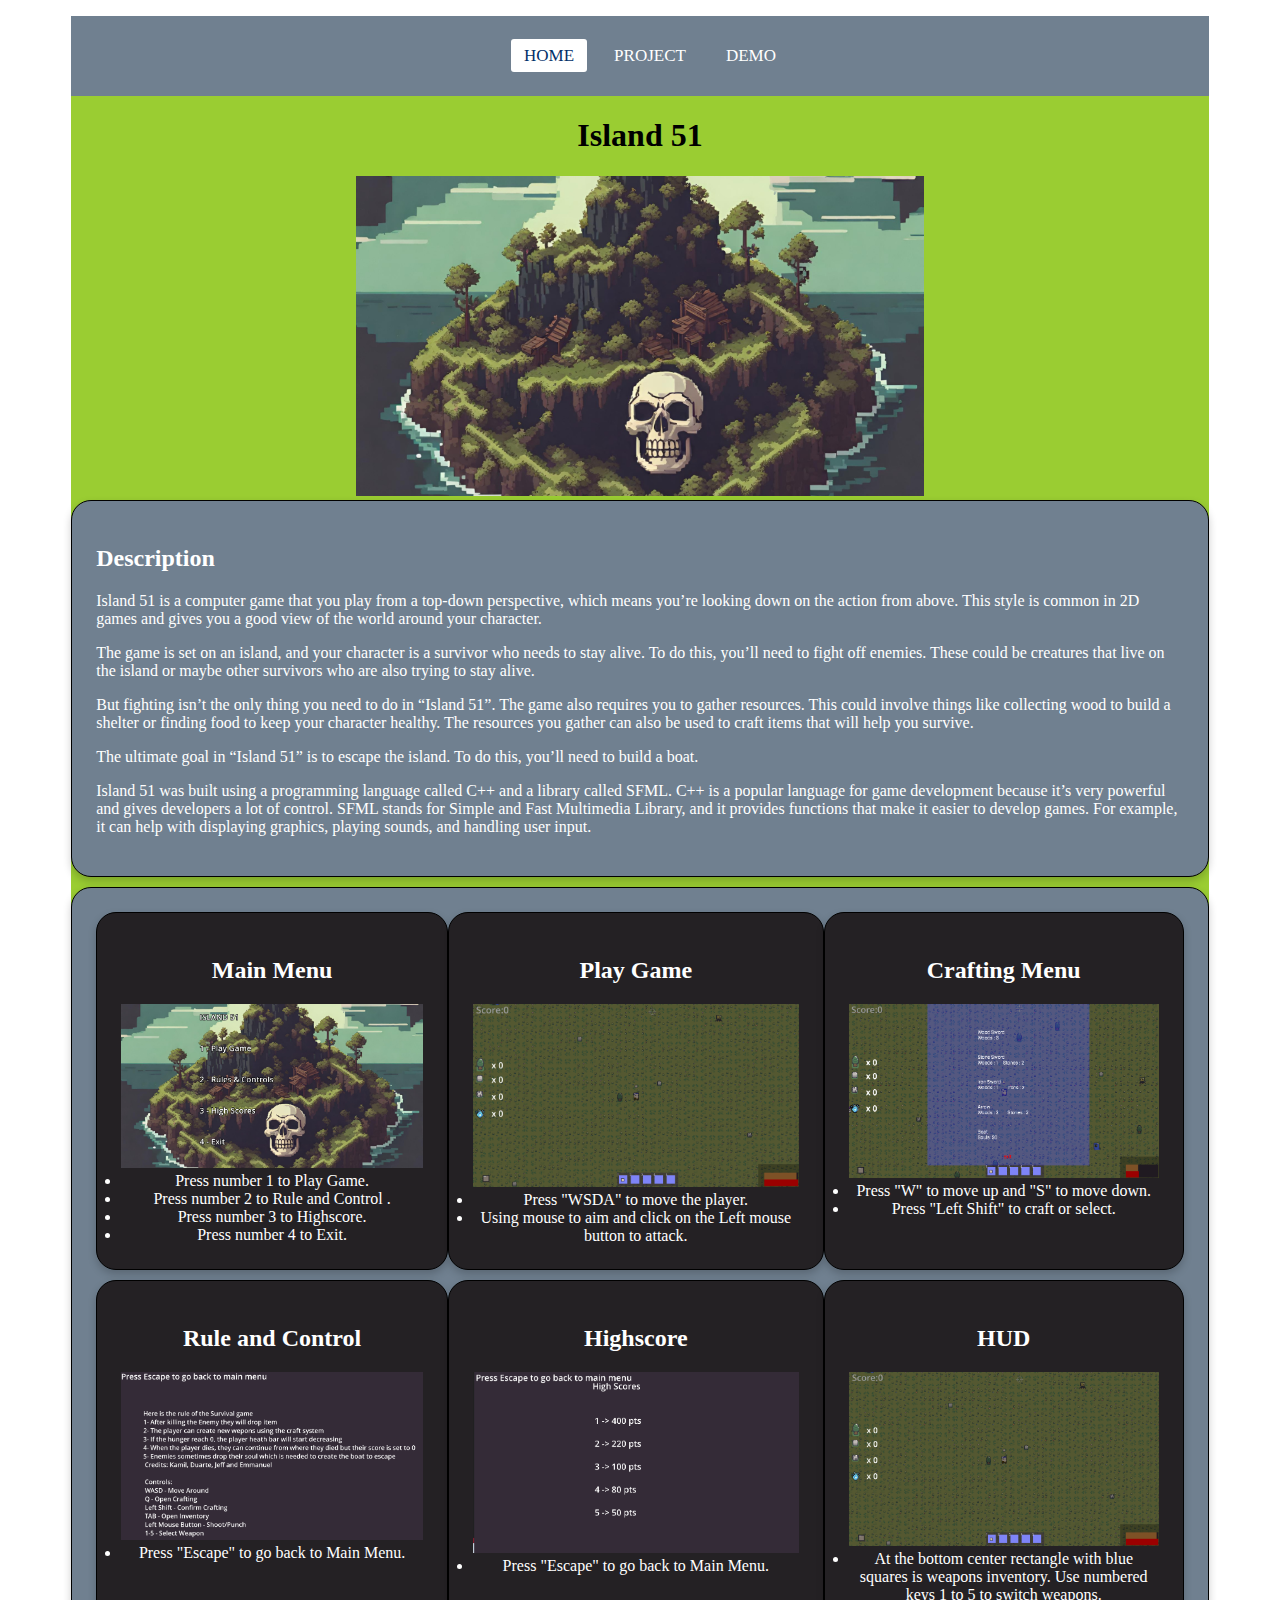
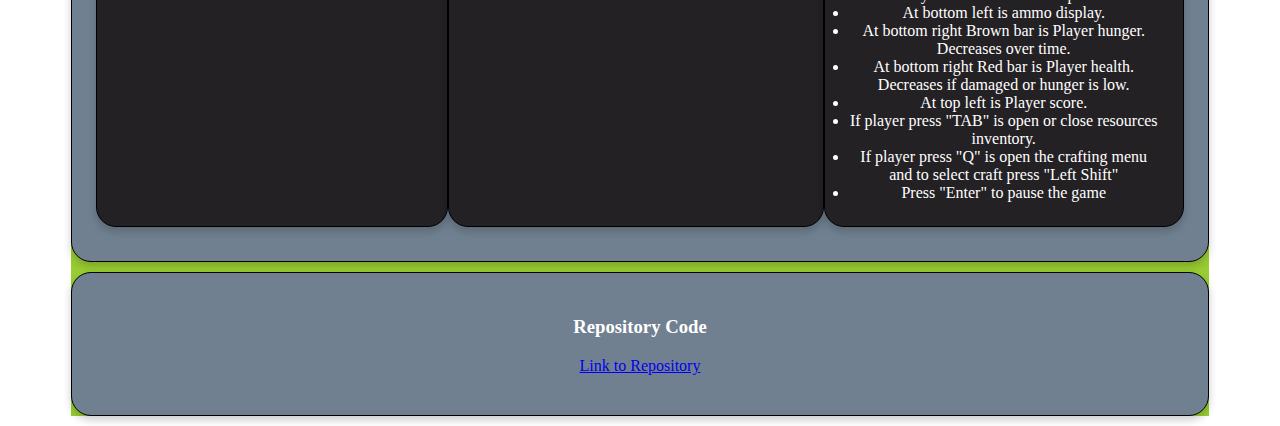
<file: project.html>
<!DOCTYPE html>
<html lang="en">
<head>
    <meta charset="UTF-8">
    <meta name="viewport" content="width=device-width, initial-scale=1.0">
    <title>Project</title>
    <link rel="stylesheet" href="CSS/project.css">
</head>
<body>

    <div id="container">
        <nav>
            <input type="checkbox" id="check">
            <label for="check" class="checkbtn"><i class="fa fa-bars"></i></label>
                <ul align="center">
                    <div id="myTopnav" class="nav-links">
                    <li><a class="active" href="index.html">Home</a></li>
                    <li><a href="project.html">Project</a></li>
                    <li><a href="demo.html">Demo</a></li>
                    </div>
                </ul>
        </nav>
        <div id="section-container">
            <h1 align="center"> Island 51 </h1>
            <div id ="header" align="center" >
                <img src="images/MainMenu.png">
            </div>
        </div>
        <section class="sponsor">
            <h2> Description</h2>
            <p>Island 51 is a computer game that you play from a top-down perspective, which means you’re looking down on the action from above. This style is common in 2D games and gives you a good view of the world around your character.</p>

            <p>The game is set on an island, and your character is a survivor who needs to stay alive. To do this, you’ll need to fight off enemies. These could be creatures that live on the island or maybe other survivors who are also trying to stay alive.</p>
            
            <p>But fighting isn’t the only thing you need to do in “Island 51”. The game also requires you to gather resources. This could involve things like collecting wood to build a shelter or finding food to keep your character healthy. The resources you gather can also be used to craft items that will help you survive.</p>
        
            <p>The ultimate goal in “Island 51” is to escape the island. To do this, you’ll need to build a boat. </p>
    
            <p> Island 51 was built using a programming language called C++ and a library called SFML. C++ is a popular language for game development because it’s very powerful and gives developers a lot of control. SFML stands for Simple and Fast Multimedia Library, and it provides functions that make it easier to develop games. For example, it can help with displaying graphics, playing sounds, and handling user input.</p>
        </section>
        <section class="sponsor">
            <div class="spon-imgs">
                <div class="card">
                    <h2> Main Menu</h2>
                    <img src="images/MainMenu2.png">
                    <li>Press number 1 to Play Game.</li>
                    <li>Press number 2 to Rule and Control .</li>
                    <li>Press number 3 to Highscore.</li>
                    <li>Press number 4 to Exit.</li>
                </div>
                <div class="card">
                    <h2> Play Game</h2>
                    <img src="images/playGame.png">
                    <li>Press "WSDA" to move the player.</li>
                    <li>Using mouse to aim and click on the Left mouse button to attack.</li>
                </div>
                <div class="card">
                    <h2> Crafting Menu</h2>
                    <img src="images/craft.png">
                    <li>Press "W" to move up and "S" to move down.</li>
                    <li>Press "Left Shift" to craft or select.</li>
                </div>
                <div class="card">
                    <h2> Rule and Control</h2>
                    <img src="images/rule.png">
                    <li>Press "Escape" to go back to Main Menu.</li>
                </div>
                <div class="card">
                    <h2> Highscore</h2>
                    <img src="images/highscore.png">
                    <li>Press "Escape" to go back to Main Menu.</li>
                </div>
                <div class="card">
                    <h2> HUD</h2>
                    <img src="images/playGame.png">
                    <li>At the bottom center rectangle with blue squares is weapons inventory. Use numbered keys 1 to 5 to switch weapons.</li>
                    <li>At bottom left is ammo display.</li>
                    <li>At bottom right Brown bar is Player hunger. Decreases over time.</li>
                    <li>At bottom right Red bar is Player health. Decreases if damaged or hunger is low.</li>
                    <li>At top left is Player score.</li>
                    <li>If player press "TAB" is open or close resources inventory.</li>
                    <li>If player press "Q" is open the crafting menu and to select craft press "Left Shift"</li>
                    <li>Press "Enter" to pause the game</li>
                </div>
            </div>
        </section>
        <div class="section-container">
            <h3>Repository Code</h3>
            <p><a href="https://github.com/DuarteMendonca24/Island51">Link to Repository</a></p>
        </div>
    </div>
</body>
</html>
</file>
<file: CSS/project.css>
#container{width: 90%;
    margin: auto;
    background-color:#9ACD32;}
  
  nav{
    background: #708090;
    height: 80px;
    width: 100%;
  }
  
  nav ul{
    float: center;
    margin-right: 20px;
  }
  nav ul li{
    display: inline-block;
    line-height: 80px;
    margin: 0 5px;
  }
  nav ul li a{
    color: #fff;
    font-size: 17px;
    padding: 7px 13px;
    border-radius: 3px;
    text-transform: uppercase;
    text-decoration: none;
  }
  a.active,a:hover{
    background: #fff;
    transition: .5s;
    color: #022f69;
  }
  #check{
    display: none;
  }
  header{background-color:#022f69;
    text-align: center;}


  .sponsor{border: 1px solid black;
  text-align: left;
  color: #fff;
  background-color: #708090;
  border-radius: 20px;
  padding: 1.5em;
  box-shadow:0 4px 8px 0 rgba(0,0,0,0.2);
  transition:0.3s;
  margin-bottom: 10px;}
  
  .spon-imgs{display: grid;
    grid-template-columns: auto auto auto;}

    .card img {
    width: 100%;
    height: auto;}

    .card{border: 1px solid black;
        text-align: center;
        background-color: #242124;
        border-radius: 20px;
        padding: 1.5em;
        box-shadow:0 4px 8px 0 rgba(0,0,0,0.2);
        transition:0.3s;
        margin-bottom: 10px;}

.section-container{
  border: 1px solid black;
  text-align: center;
  color: #fff;
  background-color: #708090;
  border-radius: 20px;
  padding: 1.5em;
  box-shadow:0 4px 8px 0 rgba(0,0,0,0.2);
  transition:0.3s;
  margin-bottom: 10px;
}

#header img{
  width: 50%;
  height: auto;
}
</file>
